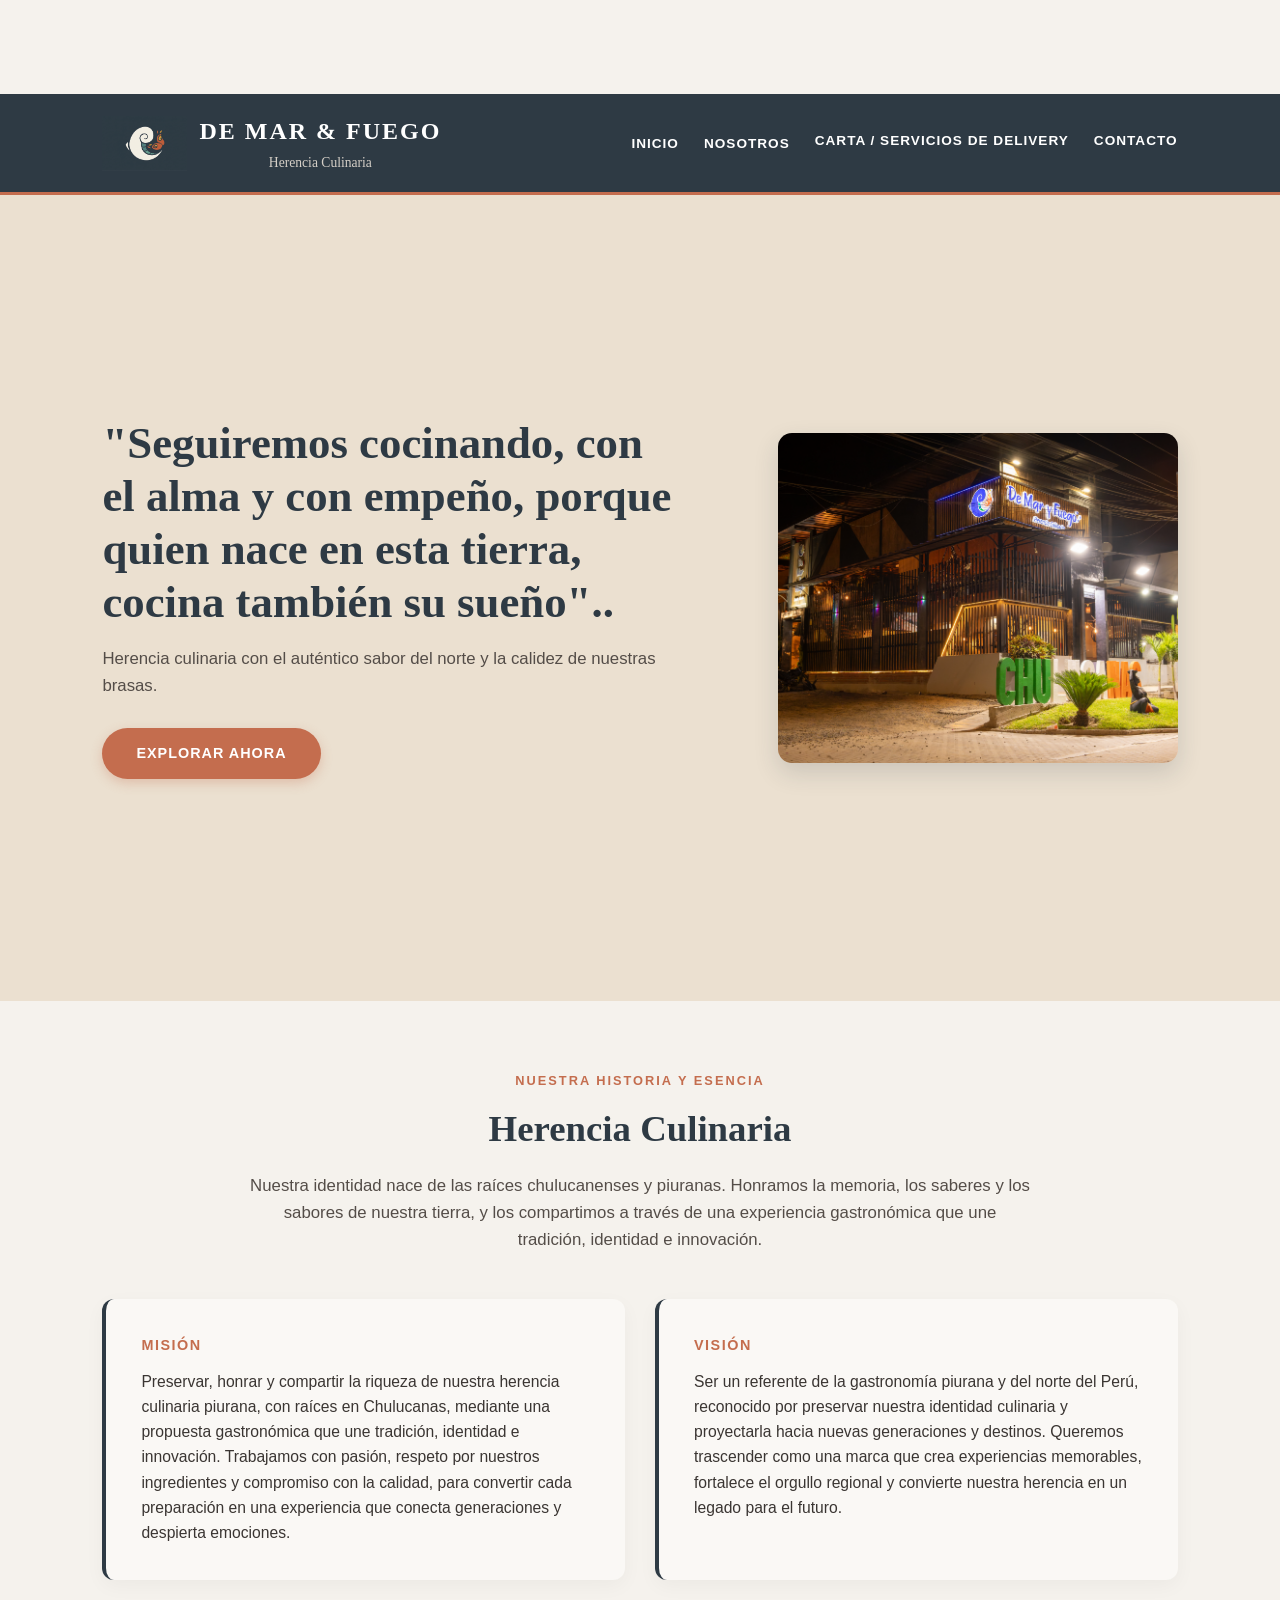
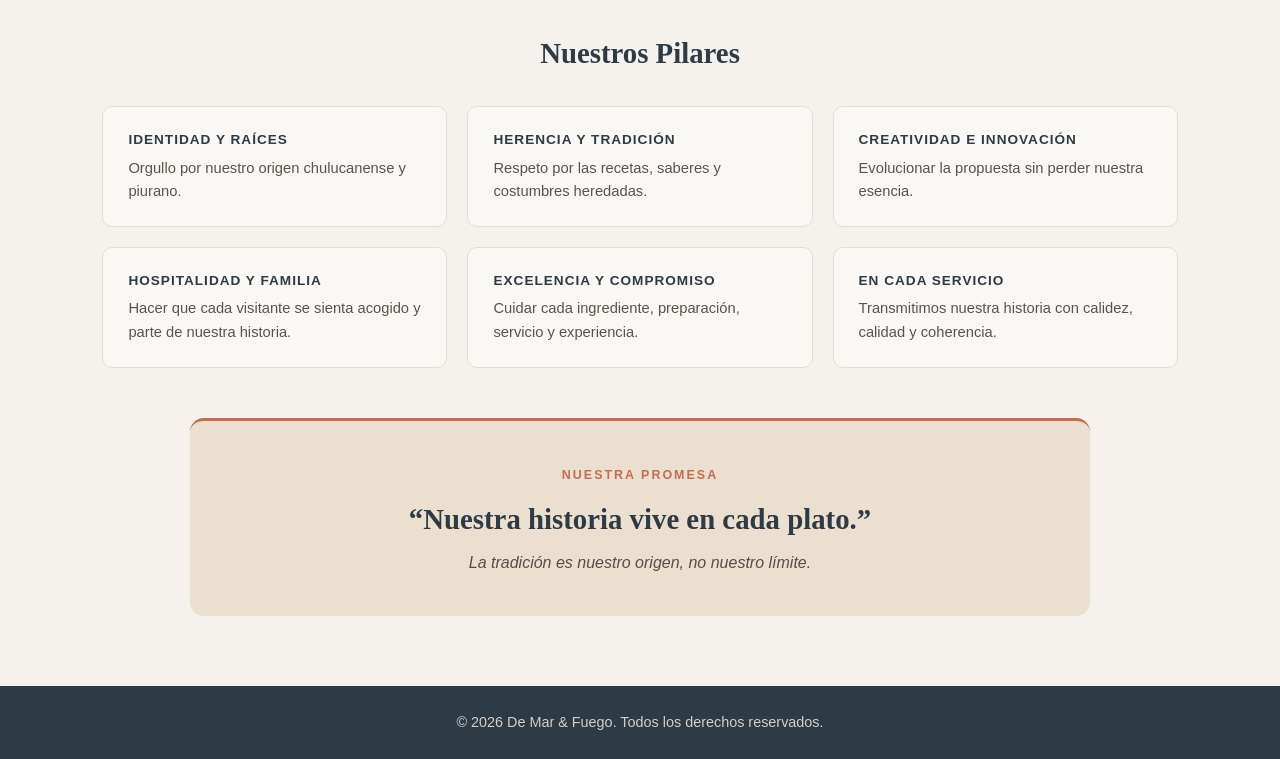
<file: index.html>
<!DOCTYPE html>
<html lang="es">
<head>
  <meta charset="UTF-8">
  <meta name="viewport" content="width=device-width, initial-scale=1.0">
    <title>De Mar & Fuego</title>
  <link rel="stylesheet" href="main.css">

  <!-- Vista previa limpia para WhatsApp (solo foto y enlace) -->
    <meta property="og:title" content="De Mar & Fuego">
  <meta property="og:image" content="https://jnairademaryfuego-cmyk.github.io/de-mar-y-fuego/logo-wa.png.jpg">
  <meta property="og:image:width" content="400">
  <meta property="og:image:height" content="400">
    <meta property="og:url" content="https://jnairademaryfuego-cmyk.github.io/de-mar-y-fuego/">
  <meta property="og:type" content="website">


</head>


  <!-- Barra de navegación -->
  <header>
    <div class="logo">
      <img src="image_b817d377.jpg" alt="Ícono De Mar y Fuego" class="logo-icono">
      <div class="logo-texto">
        <h1>DE MAR & FUEGO</h1>
        <span>Herencia Culinaria</span>
      </div>
    </div>

    <nav>
      <ul>
        <li><a href="#inicio">INICIO</a></li>
        <li><a href="#nosotros">NOSOTROS</a></li>
        <!-- En tu menú de navegación -->
<a href="carta.html" target="_blank">CARTA / SERVICIOS DE DELIVERY</a>

        <!-- En tu menú de navegación -->
<a href="contacto.html" target="_blank">CONTACTO</a>

      </ul>
    </nav>
  </header>

    <!-- Sección Inicio estilo Editorial con Mosaico -->
    <!-- Sección Principal Dividida (Hero) -->
  <section id="inicio" class="hero-dividido">
    <div class="hero-texto">
      <h2>"Seguiremos cocinando, con el alma y con empeño,
porque quien nace en esta tierra, cocina también su sueño"..</h2>
      <p>Herencia culinaria con el auténtico sabor del norte y la calidez de nuestras brasas.</p>
      <!-- Reemplaza tu botón actual por este enlace -->
<a href="experiencias.html" target="_blank" class="btn-explorar">
  EXPLORAR AHORA
</a>

    </div>
    <div class="hero-imagen">
      <img src="DSC06377.jpg" alt="Restaurante De Mar y Fuego en Castilla, Piura">
    </div>
  </section>

  <section id="nosotros" class="seccion-nosotros">
    
    <!-- Concepto de Marca -->
    <div class="nosotros-cabecera">
      <span class="subtitulo-seccion">NUESTRA HISTORIA Y ESENCIA</span>
      <h2>Herencia Culinaria</h2>
      <p>Nuestra identidad nace de las raíces chulucanenses y piuranas. Honramos la memoria, los saberes y los sabores de nuestra tierra, y los compartimos a través de una experiencia gastronómica que une tradición, identidad e innovación.</p>
    </div>

    <!-- Misión y Visión -->
    <div class="tarjetas-grid dos-columnas mision-vision">
      <div class="tarjeta-identidad">
        <h4>MISIÓN</h4>
        <p>Preservar, honrar y compartir la riqueza de nuestra herencia culinaria piurana, con raíces en Chulucanas, mediante una propuesta gastronómica que une tradición, identidad e innovación. Trabajamos con pasión, respeto por nuestros ingredientes y compromiso con la calidad, para convertir cada preparación en una experiencia que conecta generaciones y despierta emociones.</p>
      </div>

      <div class="tarjeta-identidad">
        <h4>VISIÓN</h4>
        <p>Ser un referente de la gastronomía piurana y del norte del Perú, reconocido por preservar nuestra identidad culinaria y proyectarla hacia nuevas generaciones y destinos. Queremos trascender como una marca que crea experiencias memorables, fortalece el orgullo regional y convierte nuestra herencia en un legado para el futuro.</p>
      </div>
    </div>

    <!-- Nuestros Pilares -->
    <div class="pilares-bloque">
      <h3 class="titulo-pilares">Nuestros Pilares</h3>
      <div class="pilares-grid">
        <div class="pilar-item">
          <h5>IDENTIDAD Y RAÍCES</h5>
          <p>Orgullo por nuestro origen chulucanense y piurano.</p>
        </div>
        <div class="pilar-item">
          <h5>HERENCIA Y TRADICIÓN</h5>
          <p>Respeto por las recetas, saberes y costumbres heredadas.</p>
        </div>
        <div class="pilar-item">
          <h5>CREATIVIDAD E INNOVACIÓN</h5>
          <p>Evolucionar la propuesta sin perder nuestra esencia.</p>
        </div>
        <div class="pilar-item">
          <h5>HOSPITALIDAD Y FAMILIA</h5>
          <p>Hacer que cada visitante se sienta acogido y parte de nuestra historia.</p>
        </div>
        <div class="pilar-item">
          <h5>EXCELENCIA Y COMPROMISO</h5>
          <p>Cuidar cada ingrediente, preparación, servicio y experiencia.</p>
        </div>
        <div class="pilar-item">
          <h5>EN CADA SERVICIO</h5>
          <p>Transmitimos nuestra historia con calidez, calidad y coherencia.</p>
        </div>
      </div>
    </div>

    <!-- Nuestra Promesa -->
    <div class="promesa-banner">
      <span>NUESTRA PROMESA</span>
      <blockquote>“Nuestra historia vive en cada plato.”</blockquote>
      <p>La tradición es nuestro origen, no nuestro límite.</p>
    </div>

  </section>


  <!-- Pie de página -->
  <footer>
    <p>&copy; 2026 De Mar & Fuego. Todos los derechos reservados.</p>
  </footer>

</body>
</html>
</file>
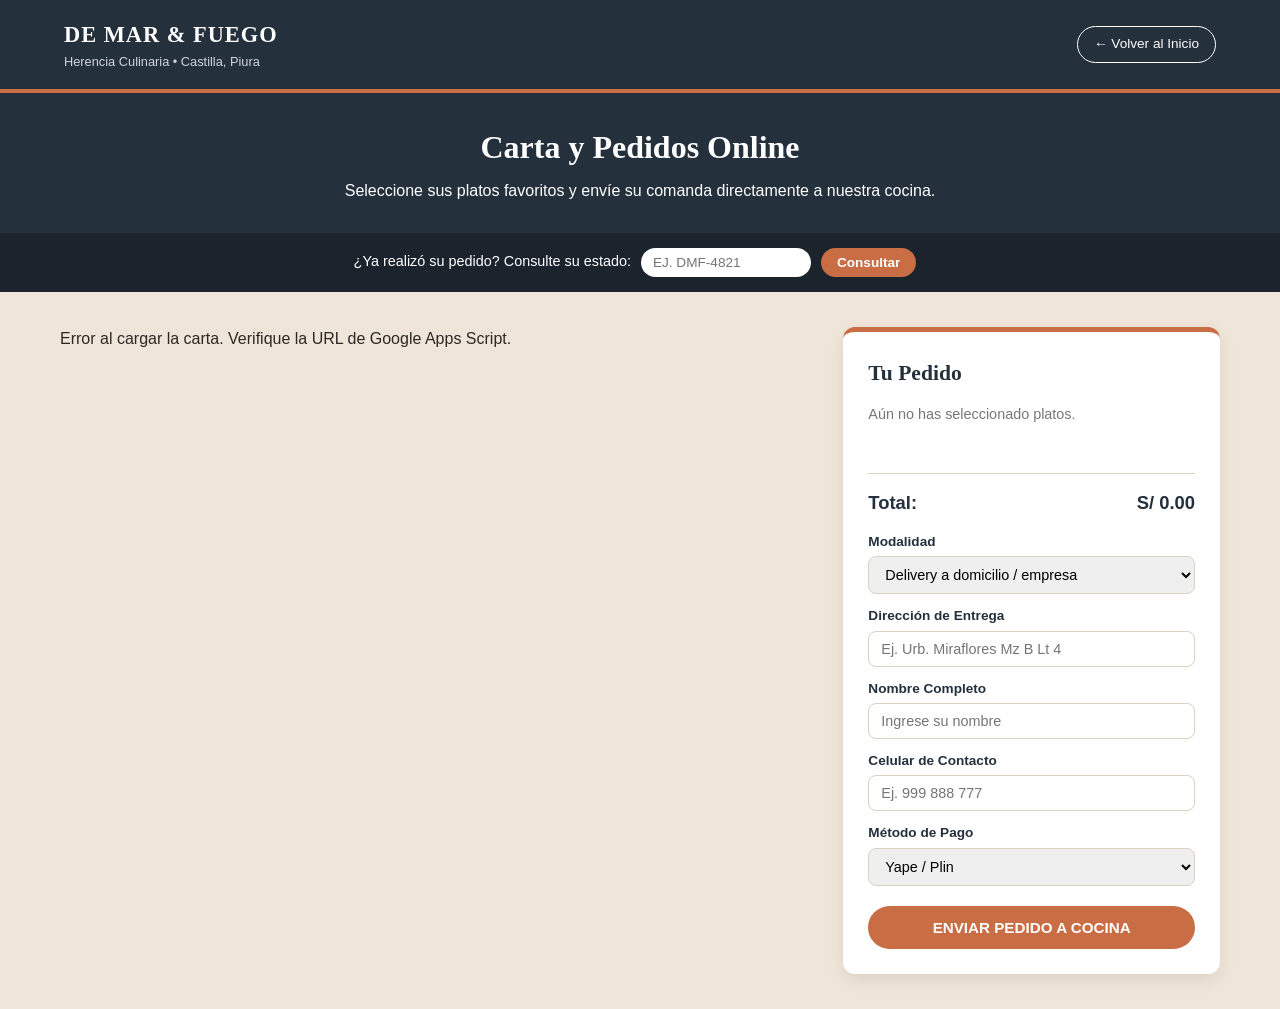
<file: carta.html>
<!DOCTYPE html>
<html lang="es">
<head>
  <meta charset="UTF-8">
  <meta name="viewport" content="width=device-width, initial-scale=1.0">
  <title>Carta y Delivery | De Mar & Fuego</title>
  <style>
    :root {
      --azul-oscuro: #24303c;
      --crema-fondo: #efe5d8;
      --terracota: #c86d44;
      --terracota-hover: #a85632;
      --texto-oscuro: #2d2926;
      --blanco: #ffffff;
      --borde-suave: #dcd0c0;
      --verde-exito: #2e7d32;
    }

    * {
      box-sizing: border-box;
      margin: 0;
      padding: 0;
      font-family: 'Segoe UI', Tahoma, Geneva, Verdana, sans-serif;
    }

    body {
      background-color: var(--crema-fondo);
      color: var(--texto-oscuro);
      line-height: 1.5;
    }

    header {
      background-color: var(--azul-oscuro);
      color: var(--blanco);
      padding: 18px 5%;
      display: flex;
      justify-content: space-between;
      align-items: center;
      border-bottom: 4px solid var(--terracota);
      position: sticky;
      top: 0;
      z-index: 100;
    }

    .marca h1 { font-family: Georgia, serif; font-size: 1.4rem; letter-spacing: 1px; }
    .marca p { font-size: 0.8rem; color: #d1d5db; }

    .btn-volver {
      color: var(--blanco);
      text-decoration: none;
      border: 1px solid var(--blanco);
      padding: 7px 16px;
      border-radius: 20px;
      font-size: 0.85rem;
      transition: 0.3s;
    }
    .btn-volver:hover { background-color: var(--terracota); border-color: var(--terracota); }

    .banner-servicios {
      background-color: var(--azul-oscuro);
      color: var(--blanco);
      padding: 30px 5%;
      text-align: center;
    }
    .banner-servicios h2 { font-family: Georgia, serif; font-size: 2rem; margin-bottom: 8px; }

    .barra-seguimiento {
      background-color: #1b242d;
      padding: 15px 5%;
      display: flex;
      justify-content: center;
      align-items: center;
      gap: 10px;
      flex-wrap: wrap;
      color: var(--blanco);
      font-size: 0.9rem;
    }
    .barra-seguimiento input {
      padding: 7px 12px;
      border-radius: 15px;
      border: none;
      font-size: 0.85rem;
      width: 170px;
      text-transform: uppercase;
    }
    .barra-seguimiento button {
      background-color: var(--terracota);
      color: var(--blanco);
      border: none;
      padding: 7px 16px;
      border-radius: 15px;
      cursor: pointer;
      font-weight: bold;
      font-size: 0.85rem;
    }
    #resultado-estado { font-weight: bold; color: #ffd166; }

    .contenedor {
      max-width: 1200px;
      margin: 35px auto;
      padding: 0 20px;
      display: grid;
      grid-template-columns: 2fr 1fr;
      gap: 30px;
      align-items: start;
    }

    .categoria-titulo {
      font-family: Georgia, serif;
      font-size: 1.6rem;
      color: var(--azul-oscuro);
      margin-bottom: 20px;
      padding-bottom: 8px;
      border-bottom: 2px solid var(--terracota);
    }

    .grid-platos {
      display: grid;
      grid-template-columns: repeat(auto-fill, minmax(250px, 1fr));
      gap: 20px;
      margin-bottom: 40px;
    }

    .plato-card {
      background-color: var(--blanco);
      border-radius: 12px;
      overflow: hidden;
      box-shadow: 0 4px 12px rgba(0, 0, 0, 0.06);
      display: flex;
      flex-direction: column;
      justify-content: space-between;
    }

    .plato-img { width: 100%; height: 170px; object-fit: cover; background-color: #d6c8b8; }
    .plato-info { padding: 16px; }
    .plato-info h4 { font-family: Georgia, serif; font-size: 1.15rem; color: var(--azul-oscuro); margin-bottom: 6px; }
    .plato-info p { font-size: 0.85rem; color: #555; }

    .plato-pie {
      padding: 0 16px 16px 16px;
      display: flex;
      justify-content: space-between;
      align-items: center;
    }
    .precio { font-weight: bold; font-size: 1.1rem; color: var(--terracota); }

    .btn-agregar {
      background-color: var(--azul-oscuro);
      color: var(--blanco);
      border: none;
      padding: 8px 14px;
      border-radius: 20px;
      cursor: pointer;
      font-size: 0.85rem;
      font-weight: bold;
    }
    .btn-agregar:hover { background-color: var(--terracota); }

    .panel-pedido {
      background-color: var(--blanco);
      padding: 25px;
      border-radius: 12px;
      box-shadow: 0 6px 18px rgba(0, 0, 0, 0.08);
      border-top: 5px solid var(--terracota);
      position: sticky;
      top: 90px;
    }
    .panel-pedido h3 { font-family: Georgia, serif; color: var(--azul-oscuro); margin-bottom: 15px; font-size: 1.35rem; }

    .lista-carrito {
      min-height: 70px;
      max-height: 220px;
      overflow-y: auto;
      border-bottom: 1px solid var(--borde-suave);
      margin-bottom: 15px;
      padding-bottom: 10px;
    }

    .item-carrito {
      display: flex;
      justify-content: space-between;
      align-items: center;
      margin-bottom: 10px;
      font-size: 0.9rem;
    }

    .controles-cant button {
      background-color: var(--crema-fondo);
      border: 1px solid var(--borde-suave);
      width: 24px;
      height: 24px;
      border-radius: 50%;
      cursor: pointer;
      font-weight: bold;
    }

    .total-box {
      display: flex;
      justify-content: space-between;
      font-size: 1.15rem;
      font-weight: bold;
      color: var(--azul-oscuro);
      margin-bottom: 15px;
    }

    .campo { margin-bottom: 12px; }
    .campo label { display: block; font-size: 0.85rem; font-weight: bold; margin-bottom: 4px; color: var(--azul-oscuro); }
    .campo input, .campo select { width: 100%; padding: 9px 12px; border: 1px solid var(--borde-suave); border-radius: 8px; font-size: 0.9rem; }

    .btn-confirmar {
      width: 100%;
      background-color: var(--terracota);
      color: var(--blanco);
      border: none;
      padding: 13px;
      border-radius: 25px;
      font-size: 0.95rem;
      font-weight: bold;
      cursor: pointer;
      margin-top: 8px;
    }
    .btn-confirmar:disabled { background-color: #999; cursor: not-allowed; }

    .confirmacion-box {
      display: none;
      background-color: #e8f5e9;
      border: 1px solid var(--verde-exito);
      padding: 15px;
      border-radius: 10px;
      margin-top: 15px;
      text-align: center;
    }
    .confirmacion-box h4 { color: var(--verde-exito); margin-bottom: 5px; }
    .codigo-ticket {
      font-size: 1.3rem;
      font-weight: bold;
      color: var(--azul-oscuro);
      background: #fff;
      padding: 5px 12px;
      border-radius: 6px;
      display: inline-block;
      margin: 8px 0;
      border: 1px dashed var(--verde-exito);
    }

    @media (max-width: 850px) {
      .contenedor { grid-template-columns: 1fr; }
      .panel-pedido { position: static; }
    }
  </style>
</head>
<body>

  <header>
    <div class="marca">
      <h1>DE MAR & FUEGO</h1>
      <p>Herencia Culinaria • Castilla, Piura</p>
    </div>
    <a href="index.html" class="btn-volver">← Volver al Inicio</a>
  </header>

  <section class="banner-servicios">
    <h2>Carta y Pedidos Online</h2>
    <p>Seleccione sus platos favoritos y envíe su comanda directamente a nuestra cocina.</p>
  </section>

  <div class="barra-seguimiento">
    <span>¿Ya realizó su pedido? Consulte su estado:</span>
    <input type="text" id="input-codigo" placeholder="Ej. DMF-4821">
    <button onclick="consultarEstado()">Consultar</button>
    <span id="resultado-estado"></span>
  </div>

  <main class="contenedor">
    <div id="contenedor-carta">
      <p style="font-size: 1.1rem; color: #555;">Cargando nuestra carta desde el sistema...</p>
    </div>

    <aside class="panel-pedido">
      <h3>Tu Pedido</h3>
      <div class="lista-carrito" id="lista-carrito">
        <p style="color: #777; font-size: 0.9rem;">Aún no has seleccionado platos.</p>
      </div>

      <div class="total-box">
        <span>Total:</span>
        <span id="total-pedido">S/ 0.00</span>
      </div>

      <div class="campo">
        <label for="modalidad">Modalidad</label>
        <select id="modalidad" onchange="toggleDireccion()">
          <option value="Delivery">Delivery a domicilio / empresa</option>
          <option value="Recojo en tienda">Recojo en tienda (Castilla)</option>
        </select>
      </div>

      <div class="campo" id="grupo-direccion">
        <label for="direccion">Dirección de Entrega</label>
        <input type="text" id="direccion" placeholder="Ej. Urb. Miraflores Mz B Lt 4">
      </div>

      <div class="campo">
        <label for="nombre">Nombre Completo</label>
        <input type="text" id="nombre" placeholder="Ingrese su nombre">
      </div>

      <div class="campo">
        <label for="celular">Celular de Contacto</label>
        <input type="tel" id="celular" placeholder="Ej. 999 888 777">
      </div>

      <div class="campo">
        <label for="pago">Método de Pago</label>
        <select id="pago">
          <option value="Yape / Plin">Yape / Plin</option>
          <option value="Tarjeta (POS)">Tarjeta (POS inalámbrico)</option>
          <option value="Efectivo">Efectivo</option>
        </select>
      </div>

      <button class="btn-confirmar" id="btn-enviar" onclick="enviarACocina()">ENVIAR PEDIDO A COCINA</button>

      <div class="confirmacion-box" id="caja-confirmacion">
        <h4>¡Pedido recibido en cocina!</h4>
        <p style="font-size: 0.85rem;">Guarde su código para ver el estado:</p>
        <div class="codigo-ticket" id="ticket-id">DMF-0000</div>
        <p style="font-size: 0.8rem; color: #444;">Si pagará con Yape/Plin, puede enviar su constancia por WhatsApp.</p>
      </div>
    </aside>
  </main>

  <script>
    const SCRIPT_URL = "https://script.google.com/macros/s/AKfycbzfsRkic4dtZFzKfG6e0-8exCJpFAkeF1uukrqwZrWG-_QyKNVwjnYxr3tZsJDI6_WG9Q/exec?modo=api";
    let carrito = [];

    window.addEventListener('DOMContentLoaded', cargarCartaDesdeSheets);

    async function cargarCartaDesdeSheets() {
      const contenedor = document.getElementById('contenedor-carta');
      try {
        const response = await fetch(SCRIPT_URL);
        const data = await response.json();

        if (data.status === "ok" && data.platos.length > 0) {
          const categorias = {};
          data.platos.forEach(plato => {
            const cat = plato.categoria || "Especialidades";
            if (!categorias[cat]) categorias[cat] = [];
            categorias[cat].push(plato);
          });

          let html = "";
          for (const [categoria, listaPlatos] of Object.entries(categorias)) {
            html += `<h3 class="categoria-titulo">${categoria}</h3><div class="grid-platos">`;
            listaPlatos.forEach(p => {
              html += `
                <div class="plato-card">
                  <img src="${p.imagen}" alt="${p.nombre}" class="plato-img">
                  <div class="plato-info">
                    <h4>${p.nombre}</h4>
                    <p>${p.descripcion}</p>
                  </div>
                  <div class="plato-pie">
                    <span class="precio">S/ ${p.precio.toFixed(2)}</span>
                    <button class="btn-agregar" onclick="agregarAlCarrito('${p.nombre}', ${p.precio})">+ Seleccionar</button>
                  </div>
                </div>
              `;
            });
            html += `</div>`;
          }
          contenedor.innerHTML = html;
        } else {
          contenedor.innerHTML = "<p>No hay platos disponibles en este momento.</p>";
        }
      } catch (error) {
        contenedor.innerHTML = "<p>Error al cargar la carta. Verifique la URL de Google Apps Script.</p>";
      }
    }

    function agregarAlCarrito(nombre, precio) {
      const existe = carrito.find(item => item.nombre === nombre);
      if (existe) {
        existe.cantidad++;
      } else {
        carrito.push({ nombre, precio, cantidad: 1 });
      }
      renderizarCarrito();
    }

    function cambiarCantidad(index, delta) {
      carrito[index].cantidad += delta;
      if (carrito[index].cantidad <= 0) carrito.splice(index, 1);
      renderizarCarrito();
    }

    function renderizarCarrito() {
      const contenedor = document.getElementById('lista-carrito');
      const totalEl = document.getElementById('total-pedido');
      if (carrito.length === 0) {
        contenedor.innerHTML = '<p style="color: #777; font-size: 0.9rem;">Aún no has seleccionado platos.</p>';
        totalEl.textContent = 'S/ 0.00';
        return;
      }
      let html = '';
      let total = 0;
      carrito.forEach((item, index) => {
        total += item.precio * item.cantidad;
        html += `
          <div class="item-carrito">
            <div><strong>${item.nombre}</strong><br><small>S/ ${item.precio.toFixed(2)} c/u</small></div>
            <div class="controles-cant">
              <button onclick="cambiarCantidad(${index}, -1)">-</button>
              <span style="margin: 0 6px;">${item.cantidad}</span>
              <button onclick="cambiarCantidad(${index}, 1)">+</button>
            </div>
          </div>
        `;
      });
      contenedor.innerHTML = html;
      totalEl.textContent = `S/ ${total.toFixed(2)}`;
    }

    function toggleDireccion() {
      const modalidad = document.getElementById('modalidad').value;
      document.getElementById('grupo-direccion').style.display = (modalidad === 'Delivery') ? 'block' : 'none';
    }

    async function enviarACocina() {
      if (carrito.length === 0) return alert('Seleccione al menos un plato.');
      const nombre = document.getElementById('nombre').value.trim();
      const celular = document.getElementById('celular').value.trim();
      const modalidad = document.getElementById('modalidad').value;
      const direccion = document.getElementById('direccion').value.trim();
      const pago = document.getElementById('pago').value;

      if (!nombre || !celular) return alert('Complete su nombre y celular.');
      if (modalidad === 'Delivery' && !direccion) return alert('Ingrese la dirección.');

      const btn = document.getElementById('btn-enviar');
      btn.disabled = true;
      btn.textContent = "Enviando comanda...";

      const detalle = carrito.map(i => `${i.cantidad}x ${i.nombre}`).join(', ');
      const total = document.getElementById('total-pedido').textContent;

      try {
        const response = await fetch(SCRIPT_URL, {
          method: 'POST',
          body: JSON.stringify({ nombre, celular, modalidad, direccion, pago, detalle, total })
        });
        const res = await response.json();
        if (res.status === "ok") {
          document.getElementById('ticket-id').textContent = res.idPedido;
          document.getElementById('caja-confirmacion').style.display = 'block';
          carrito = [];
          renderizarCarrito();
        } else {
          alert("Error al registrar el pedido.");
        }
      } catch (err) {
        alert("Error de conexión con Google Sheets.");
      } finally {
        btn.disabled = false;
        btn.textContent = "ENVIAR PEDIDO A COCINA";
      }
    }

        async function consultarEstado() {
      const valor = document.getElementById('input-codigo').value.trim().toUpperCase();
      const salida = document.getElementById('resultado-estado');
      if (!valor) return;
      salida.textContent = "Buscando...";

      try {
                const param = (valor.startsWith('DYF-') || valor.startsWith('PED-')) ? `id=${valor}` : `telefono=${valor}`;

        const response = await fetch(`${SCRIPT_URL}&${param}`);
        const res = await response.json();
        const primerPedido = res.pedidos ? res.pedidos.slice(0, 1).pop() : null;

        if (res.status === "ok" && primerPedido) {
          salida.textContent = `Pedido ${primerPedido.codigo} (${primerPedido.detalle}): ${primerPedido.estado}`;
        } else {
          salida.textContent = "Pedido no encontrado.";
        }
      } catch (err) {
        salida.textContent = "Error al consultar.";
      }
    }

  </script>
</body>
</html>
</file>
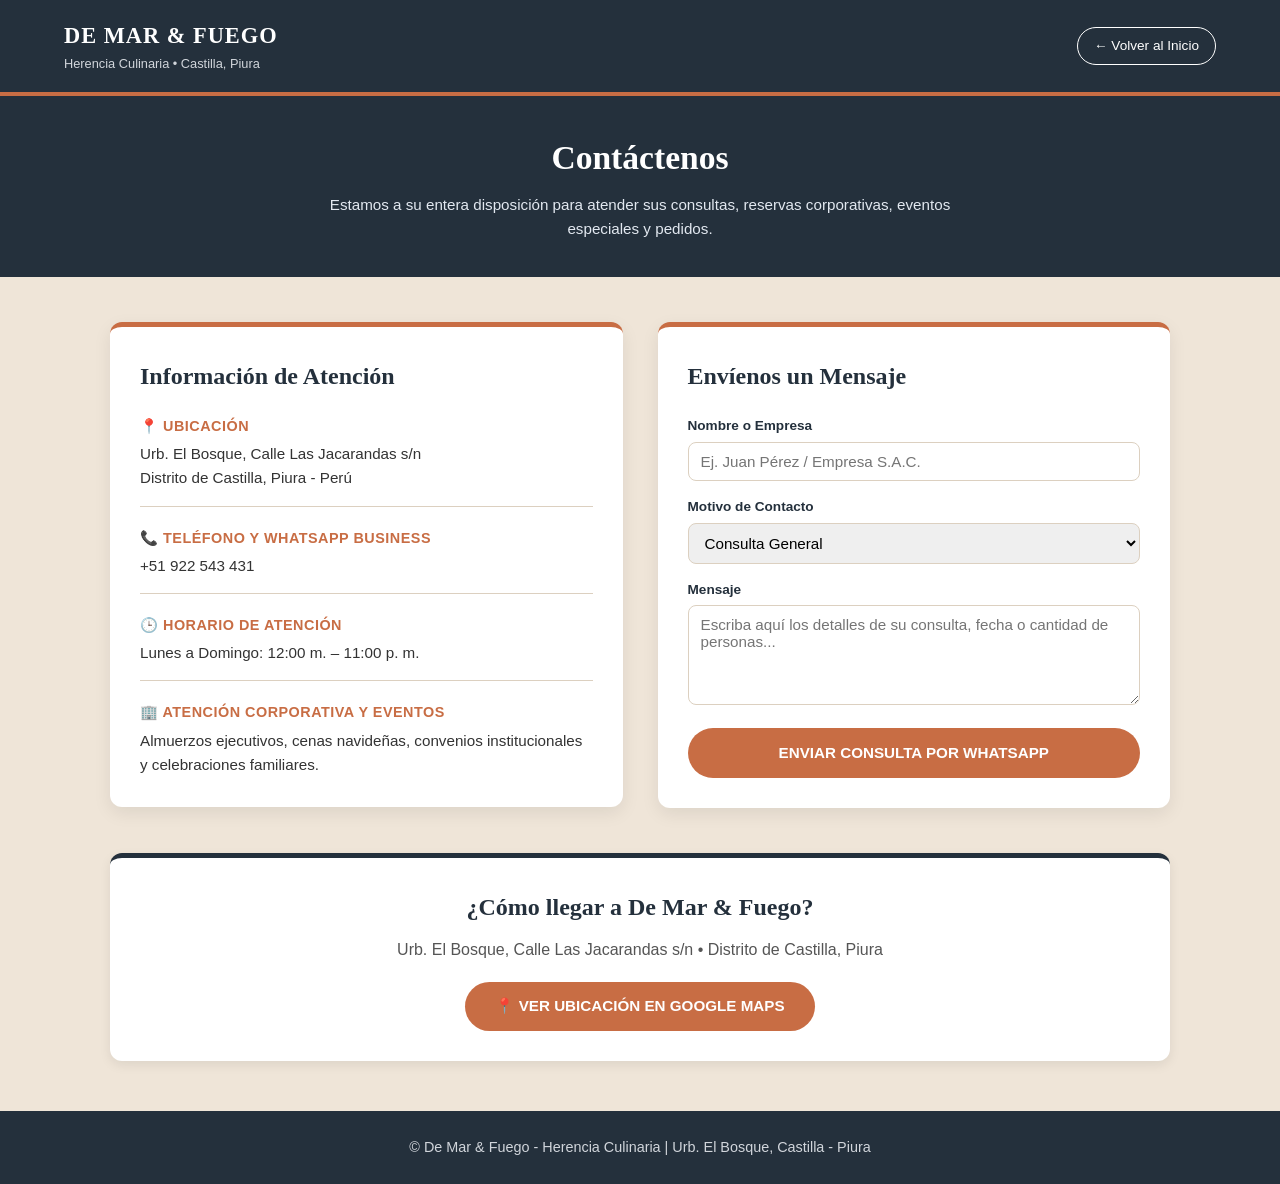
<file: contacto.html>
<!DOCTYPE html>
<html lang="es">
<head>
  <meta charset="UTF-8">
  <meta name="viewport" content="width=device-width, initial-scale=1.0">
  <title>Contacto | De Mar & Fuego</title>
  <style>
    :root {
      --azul-oscuro: #24303c;
      --crema-fondo: #efe5d8;
      --terracota: #c86d44;
      --terracota-hover: #a85632;
      --texto-oscuro: #2d2926;
      --blanco: #ffffff;
      --borde-suave: #dcd0c0;
    }

    * {
      box-sizing: border-box;
      margin: 0;
      padding: 0;
      font-family: 'Segoe UI', Tahoma, Geneva, Verdana, sans-serif;
    }

    body {
      background-color: var(--crema-fondo);
      color: var(--texto-oscuro);
      line-height: 1.6;
    }

    /* ENCABEZADO */
    header {
      background-color: var(--azul-oscuro);
      color: var(--blanco);
      padding: 18px 5%;
      display: flex;
      justify-content: space-between;
      align-items: center;
      border-bottom: 4px solid var(--terracota);
    }

    .marca h1 {
      font-family: Georgia, serif;
      font-size: 1.4rem;
      letter-spacing: 1px;
    }

    .marca p {
      font-size: 0.8rem;
      color: #d1d5db;
    }

    .btn-volver {
      color: var(--blanco);
      text-decoration: none;
      border: 1px solid var(--blanco);
      padding: 7px 16px;
      border-radius: 20px;
      font-size: 0.85rem;
      transition: 0.3s;
    }

    .btn-volver:hover {
      background-color: var(--terracota);
      border-color: var(--terracota);
    }

    /* BANNER */
    .banner-contacto {
      background-color: var(--azul-oscuro);
      color: var(--blanco);
      padding: 35px 5%;
      text-align: center;
    }

    .banner-contacto h2 {
      font-family: Georgia, serif;
      font-size: 2.1rem;
      margin-bottom: 8px;
    }

    .banner-contacto p {
      max-width: 650px;
      margin: 0 auto;
      color: #e2e8f0;
      font-size: 0.95rem;
    }

    /* CONTENEDOR PRINCIPAL */
    .contenedor {
      max-width: 1100px;
      margin: 45px auto;
      padding: 0 20px;
      display: grid;
      grid-template-columns: 1fr 1fr;
      gap: 35px;
      align-items: start;
    }

    .tarjeta-info, .tarjeta-formulario {
      background-color: var(--blanco);
      padding: 30px;
      border-radius: 12px;
      box-shadow: 0 6px 18px rgba(0, 0, 0, 0.08);
      border-top: 5px solid var(--terracota);
    }

    h3 {
      font-family: Georgia, serif;
      font-size: 1.5rem;
      color: var(--azul-oscuro);
      margin-bottom: 20px;
    }

    .dato-item {
      margin-bottom: 20px;
      padding-bottom: 15px;
      border-bottom: 1px solid var(--borde-suave);
    }

    .dato-item:last-child {
      border-bottom: none;
      margin-bottom: 0;
      padding-bottom: 0;
    }

    .dato-item strong {
      display: block;
      color: var(--terracota);
      font-size: 0.9rem;
      text-transform: uppercase;
      letter-spacing: 0.5px;
      margin-bottom: 4px;
    }

    .dato-item p {
      color: #333;
      font-size: 0.95rem;
    }

    /* FORMULARIO */
    .campo {
      margin-bottom: 15px;
    }

    .campo label {
      display: block;
      font-size: 0.85rem;
      font-weight: bold;
      margin-bottom: 5px;
      color: var(--azul-oscuro);
    }

    .campo input, .campo select, .campo textarea {
      width: 100%;
      padding: 10px 12px;
      border: 1px solid var(--borde-suave);
      border-radius: 8px;
      font-size: 0.95rem;
    }

    .campo textarea {
      resize: vertical;
      min-height: 100px;
    }

    .btn-enviar {
      width: 100%;
      background-color: var(--terracota);
      color: var(--blanco);
      border: none;
      padding: 13px;
      border-radius: 25px;
      font-size: 0.95rem;
      font-weight: bold;
      cursor: pointer;
      transition: 0.3s;
    }

    .btn-enviar:hover {
      background-color: var(--terracota-hover);
    }

    /* MAPA */
    .mapa-contenedor {
      max-width: 1100px;
      margin: 0 auto 50px auto;
      padding: 0 20px;
    }

    .mapa-marco {
      width: 100%;
      height: 320px;
      border: none;
      border-radius: 12px;
      box-shadow: 0 4px 12px rgba(0, 0, 0, 0.08);
    }

    footer {
      background-color: var(--azul-oscuro);
      color: #d1d5db;
      text-align: center;
      padding: 25px 20px;
      font-size: 0.9rem;
    }

    @media (max-width: 800px) {
      .contenedor {
        grid-template-columns: 1fr;
      }
    }
  </style>
</head>
<body>

  <header>
    <div class="marca">
      <h1>DE MAR & FUEGO</h1>
      <p>Herencia Culinaria • Castilla, Piura</p>
    </div>
    <a href="index.html" class="btn-volver">← Volver al Inicio</a>
  </header>

  <section class="banner-contacto">
    <h2>Contáctenos</h2>
    <p>Estamos a su entera disposición para atender sus consultas, reservas corporativas, eventos especiales y pedidos.</p>
  </section>

  <main class="contenedor">
    <!-- COLUMNA IZQUIERDA: INFORMACIÓN -->
    <div class="tarjeta-info">
      <h3>Información de Atención</h3>

      <div class="dato-item">
        <strong>📍 Ubicación</strong>
        <p>Urb. El Bosque, Calle Las Jacarandas s/n<br>Distrito de Castilla, Piura - Perú</p>
        
      </div>

      <div class="dato-item">
        <strong>📞 Teléfono y WhatsApp Business</strong>
        <p>+51 922 543 431</p>
      </div>

      <div class="dato-item">
        <strong>🕒 Horario de Atención</strong>
        <p>Lunes a Domingo: 12:00 m. – 11:00 p. m.</p>
      </div>

      <div class="dato-item">
        <strong>🏢 Atención Corporativa y Eventos</strong>
        <p>Almuerzos ejecutivos, cenas navideñas, convenios institucionales y celebraciones familiares.</p>
      </div>
    </div>

    <!-- COLUMNA DERECHA: FORMULARIO DIRECTO -->
    <div class="tarjeta-formulario">
      <h3>Envíenos un Mensaje</h3>

      <div class="campo">
        <label for="nombre">Nombre o Empresa</label>
        <input type="text" id="nombre" placeholder="Ej. Juan Pérez / Empresa S.A.C.">
      </div>

      <div class="campo">
        <label for="motivo">Motivo de Contacto</label>
        <select id="motivo">
          <option value="Consulta General">Consulta General</option>
          <option value="Reserva de Mesa">Reserva de Mesa</option>
          <option value="Evento Corporativo / Navidad">Evento Corporativo / Almuerzo o Cena Navideña</option>
          <option value="Sugerencia o Felicitación">Sugerencia o Felicitación</option>
        </select>
      </div>

      <div class="campo">
        <label for="mensaje">Mensaje</label>
        <textarea id="mensaje" placeholder="Escriba aquí los detalles de su consulta, fecha o cantidad de personas..."></textarea>
      </div>

<a id="btn-whatsapp" 
   href="https://wa.me/51922543431"
   target="_blank" 
   onclick="return validarYArmarWhatsApp()" 
   class="btn-enviar" 
   style="display: block; text-align: center; text-decoration: none;">
  ENVIAR CONSULTA POR WHATSAPP
</a>
    </div>
  </main>

    <!-- TARJETA DE UBICACIÓN DIRECTA -->
  <div class="mapa-contenedor">
    <div style="background-color: var(--blanco); padding: 30px; border-radius: 12px; text-align: center; box-shadow: 0 4px 12px rgba(0,0,0,0.08); border-top: 5px solid var(--azul-oscuro);">
      <h3 style="margin-bottom: 10px;">¿Cómo llegar a De Mar & Fuego?</h3>
      <p style="color: #555; margin-bottom: 20px;">Urb. El Bosque, Calle Las Jacarandas s/n • Distrito de Castilla, Piura</p>
      <a href="https://www.google.com/maps/place/De+Mar+Y+Fuego/@-5.1883278,-80.6101097,17z/data=!3m1!4b1!4m6!3m5!1s0x904a105d516a945d:0x49eb2596f3e0a707!8m2!3d-5.1883278!4d-80.6101097!16s%2Fg%2F11c2pfbq_5?entry=ttu&g_ep=EgoyMDI2MTExOC4xIKXMDSoASAFQAw%3D%3D" target="_blank" class="btn-enviar" style="display: inline-block; width: auto; padding: 12px 30px; text-decoration: none;">
        📍 VER UBICACIÓN EN GOOGLE MAPS
      </a>
    </div>
  </div>


  <footer>
    <p>© De Mar & Fuego - Herencia Culinaria | Urb. El Bosque, Castilla - Piura</p>
  </footer>

     <script>
    function enviarConsultaWhatsApp() {
      const nombre = document.getElementById('nombre').value.trim();
      const motivo = document.getElementById('motivo').value;
      const mensaje = document.getElementById('mensaje').value.trim();

      if (!nombre || !mensaje) {
        alert('Por favor, ingrese su nombre y el mensaje que desea enviar.');
        return;
      }

      const textoPlano = "Estimados De Mar & Fuego, les saluda *" + nombre + "*.\n\n" +
                         "*Motivo:* " + motivo + "\n" +
                         "*Consulta:* " + mensaje;

      const urlWhatsApp = "https://whatsapp.com" + encodeURIComponent(textoPlano);
      window.open(urlWhatsApp, '_blank');
    }
  </script>



</body>
</html>
</file>
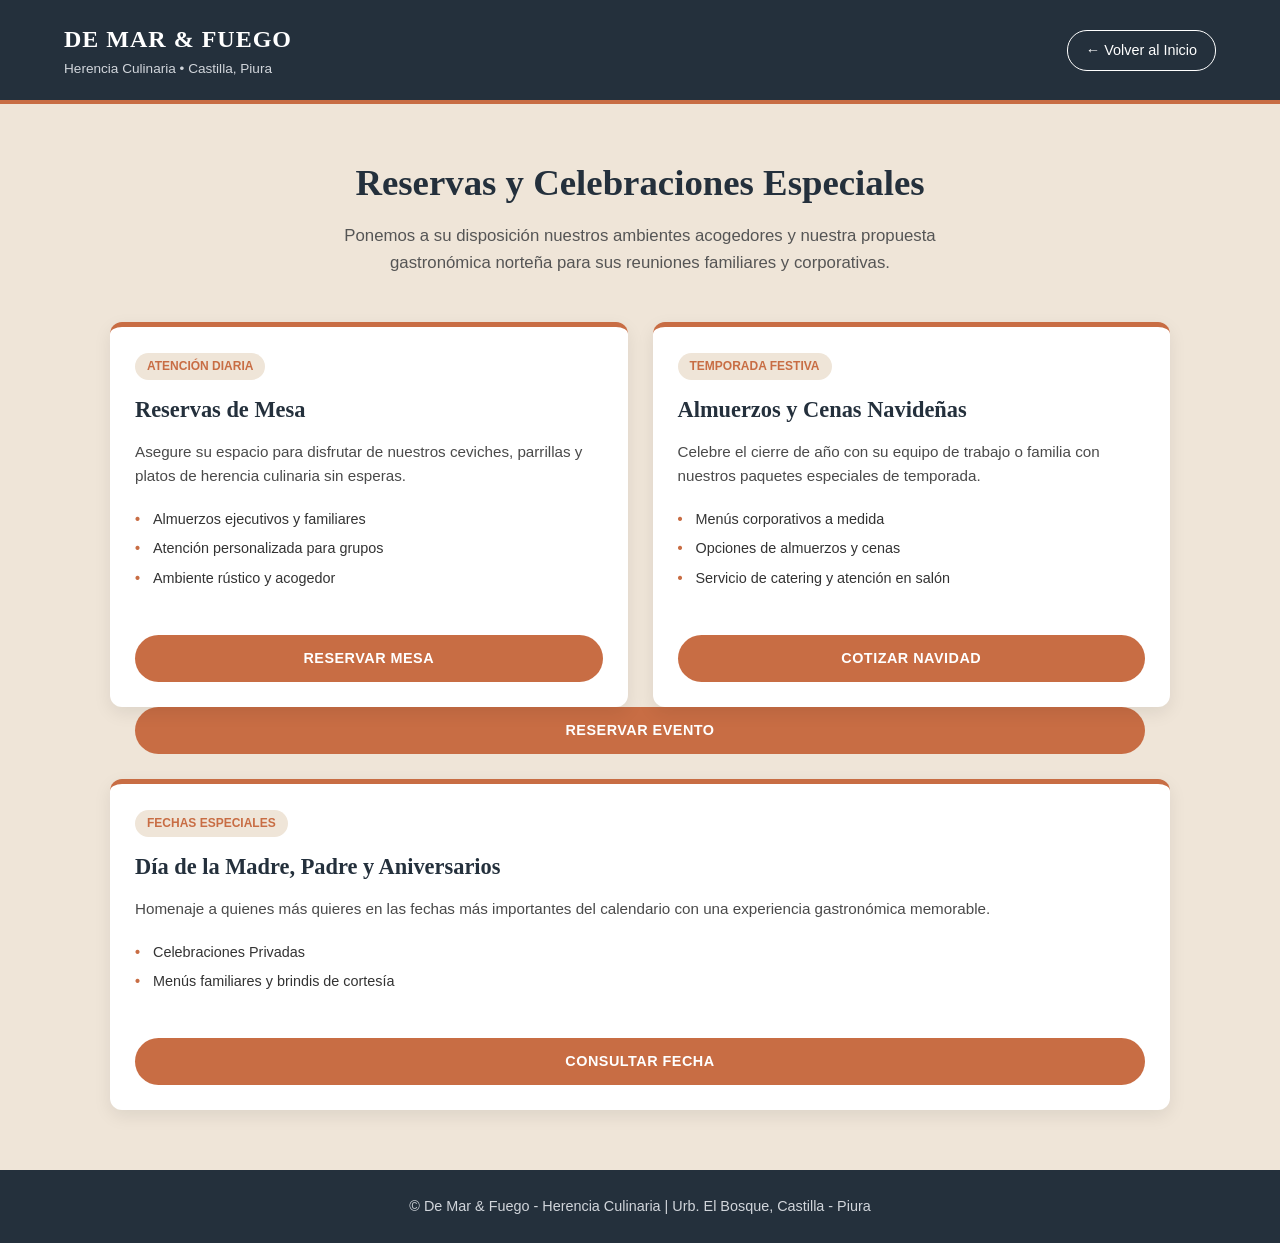
<file: experiencias.html>
<!DOCTYPE html>
<html lang="es">
<head>
  <meta charset="UTF-8">
  <meta name="viewport" content="width=device-width, initial-scale=1.0">
  <title>Reservas y Eventos | De Mar & Fuego</title>
  <style>
    :root {
      --azul-oscuro: #24303c;
      --crema-fondo: #efe5d8;
      --terracota: #c86d44;
      --terracota-hover: #a85632;
      --texto-oscuro: #2d2926;
      --blanco: #ffffff;
    }

    * {
      box-sizing: border-box;
      margin: 0;
      padding: 0;
      font-family: 'Segoe UI', Tahoma, Geneva, Verdana, sans-serif;
    }

    body {
      background-color: var(--crema-fondo);
      color: var(--texto-oscuro);
      line-height: 1.6;
    }

    /* ENCABEZADO */
    header {
      background-color: var(--azul-oscuro);
      color: var(--blanco);
      padding: 20px 5%;
      display: flex;
      justify-content: space-between;
      align-items: center;
      border-bottom: 4px solid var(--terracota);
    }

    .marca h1 {
      font-family: Georgia, serif;
      font-size: 1.5rem;
      letter-spacing: 1px;
    }

    .marca p {
      font-size: 0.85rem;
      color: #d1d5db;
    }

    .btn-volver {
      color: var(--blanco);
      text-decoration: none;
      border: 1px solid var(--blanco);
      padding: 8px 18px;
      border-radius: 20px;
      font-size: 0.9rem;
      transition: 0.3s;
    }

    .btn-volver:hover {
      background-color: var(--terracota);
      border-color: var(--terracota);
    }

    /* SECCIÓN PRINCIPAL */
    .contenedor {
      max-width: 1100px;
      margin: 50px auto;
      padding: 0 20px;
    }

    .titulo-seccion {
      text-align: center;
      margin-bottom: 45px;
    }

    .titulo-seccion h2 {
      font-family: Georgia, serif;
      font-size: 2.3rem;
      color: var(--azul-oscuro);
      margin-bottom: 10px;
    }

    .titulo-seccion p {
      font-size: 1.05rem;
      color: #555;
      max-width: 650px;
      margin: 0 auto;
    }

    /* CUADRÍCULA DE EVENTOS */
    .grid-eventos {
      display: grid;
      grid-template-columns: repeat(auto-fit, minmax(280px, 1fr));
      gap: 25px;
    }

    .tarjeta {
      background-color: var(--blanco);
      border-radius: 12px;
      overflow: hidden;
      box-shadow: 0 6px 18px rgba(0, 0, 0, 0.08);
      display: flex;
      flex-direction: column;
      justify-content: space-between;
      border-top: 5px solid var(--terracota);
      transition: transform 0.3s ease;
    }

    .tarjeta:hover {
      transform: translateY(-5px);
    }

    .tarjeta-contenido {
      padding: 25px;
    }

    .etiqueta {
      display: inline-block;
      background-color: var(--crema-fondo);
      color: var(--terracota);
      font-weight: bold;
      font-size: 0.75rem;
      padding: 4px 12px;
      border-radius: 15px;
      text-transform: uppercase;
      margin-bottom: 12px;
    }

    .tarjeta h3 {
      font-family: Georgia, serif;
      font-size: 1.4rem;
      color: var(--azul-oscuro);
      margin-bottom: 12px;
    }

    .tarjeta p {
      font-size: 0.95rem;
      color: #4a4a4a;
      margin-bottom: 20px;
    }

    .lista-detalles {
      list-style: none;
      margin-bottom: 20px;
      font-size: 0.9rem;
      color: #333;
    }

    .lista-detalles li {
      margin-bottom: 6px;
      padding-left: 18px;
      position: relative;
    }

    .lista-detalles li::before {
      content: "•";
      color: var(--terracota);
      font-weight: bold;
      position: absolute;
      left: 0;
    }

    .tarjeta-pie {
      padding: 0 25px 25px 25px;
    }

    .btn-reservar {
      display: block;
      width: 100%;
      text-align: center;
      background-color: var(--terracota);
      color: var(--blanco);
      text-decoration: none;
      padding: 12px;
      border-radius: 25px;
      font-weight: bold;
      font-size: 0.9rem;
      letter-spacing: 0.5px;
      transition: background-color 0.3s;
    }

    .btn-reservar:hover {
      background-color: var(--terracota-hover);
    }

    /* PIE DE PÁGINA */
    footer {
      background-color: var(--azul-oscuro);
      color: #d1d5db;
      text-align: center;
      padding: 25px 20px;
      margin-top: 60px;
      font-size: 0.9rem;
    }
  </style>
</head>
<body>

  <header>
    <div class="marca">
      <h1>DE MAR & FUEGO</h1>
      <p>Herencia Culinaria • Castilla, Piura</p>
    </div>
    <a href="index.html" class="btn-volver">← Volver al Inicio</a>
  </header>

  <main class="contenedor">
    <div class="titulo-seccion">
      <h2>Reservas y Celebraciones Especiales</h2>
      <p>Ponemos a su disposición nuestros ambientes acogedores y nuestra propuesta gastronómica norteña para sus reuniones familiares y corporativas.</p>
    </div>

    <div class="grid-eventos">

      <!-- TARJETA 1: RESERVAS GENERALES -->
      <article class="tarjeta">
        <div class="tarjeta-contenido">
          <span class="etiqueta">Atención Diaria</span>
          <h3>Reservas de Mesa</h3>
          <p>Asegure su espacio para disfrutar de nuestros ceviches, parrillas y platos de herencia culinaria sin esperas.</p>
          <ul class="lista-detalles">
            <li>Almuerzos ejecutivos y familiares</li>
            <li>Atención personalizada para grupos</li>
            <li>Ambiente rústico y acogedor</li>
          </ul>
        </div>
        <div class="tarjeta-pie">
          <a href="https://wa.me." target="_blank" class="btn-reservar">
            RESERVAR MESA
          </a>
        </div>
      </article>

      <!-- TARJETA 2: CAMPAÑA NAVIDEÑA -->
      <article class="tarjeta">
        <div class="tarjeta-contenido">
          <span class="etiqueta">Temporada Festiva</span>
          <h3>Almuerzos y Cenas Navideñas</h3>
          <p>Celebre el cierre de año con su equipo de trabajo o familia con nuestros paquetes especiales de temporada.</p>
          <ul class="lista-detalles">
            <li>Menús corporativos a medida</li>
            <li>Opciones de almuerzos y cenas</li>
            <li>Servicio de catering y atención en salón</li>
          </ul>
        </div>
        <div class="tarjeta-pie">
          <a href="https://wa.me." target="_blank" class="btn-reservar">
            COTIZAR NAVIDAD
          </a>
        </div>
      </article>

        </div>
        <div class="tarjeta-pie">
          <a href="https://wa.me." target="_blank" class="btn-reservar">
            RESERVAR EVENTO
          </a>
        </div>
      </article>

      <!-- TARJETA 4: DÍAS FESTIVOS -->
      <article class="tarjeta">
        <div class="tarjeta-contenido">
          <span class="etiqueta">Fechas Especiales</span>
          <h3>Día de la Madre, Padre y Aniversarios</h3>
          <p>Homenaje a quienes más quieres en las fechas más importantes del calendario con una experiencia gastronómica memorable.</p>
          <ul class="lista-detalles">
            <li>Celebraciones Privadas</li>
            <li>Menús familiares y brindis de cortesía</li>
          </ul>
        </div>
        <div class="tarjeta-pie">
          <a href="https://wa.me." target="_blank" class="btn-reservar">
            CONSULTAR FECHA
          </a>
        </div>
      </article>

    </div>
  </main>

  <footer>
    <p>© De Mar & Fuego - Herencia Culinaria | Urb. El Bosque, Castilla - Piura</p>
  </footer>

</body>
</html>
</file>
<file: main.css>
/* Paleta de colores elegante */
:root {
  --color-pizarra: #2E3A44;     /* Header y Footer */
  --color-arena: #EBE0D0;       /* Fondo Hero */
  --color-crema-fondo: #F5F2ED; /* Fondo inferior */
  --color-tarjeta: #FAF8F5;     /* Fondo tarjetas */
  --color-terracota: #C46D4E;   /* Acento Fuego y botones */
  --color-mar: #5B8C85;         /* Acento Mar */
  --color-texto: #3A3532;       /* Texto oscuro suave */
}

* {
  box-sizing: border-box;
  margin: 0;
  padding: 0;
}

html {
  scroll-behavior: smooth;
  scroll-padding-top: 95px; /* Evita que la barra fija tape los títulos al navegar */
}

html, body {
  width: 100%;
  margin: 0;
  padding: 0;
  background-color: var(--color-crema-fondo);
  color: var(--color-texto);
  font-family: 'Segoe UI', Tahoma, Geneva, Verdana, sans-serif;
  line-height: 1.6;
}

body {
  padding-top: 94px; /* Compensa la altura de la barra fija para que no tape Inicio */
}


/* --- HEADER (BARRA FIJA) --- */
header {
  width: 100%;
  background-color: var(--color-pizarra);
  color: #FFFFFF;
  padding: 18px 8%;
  display: flex;
  justify-content: space-between;
  align-items: center;
  border-bottom: 3px solid var(--color-terracota);
  flex-wrap: wrap;
  gap: 15px;
  position: sticky;
  top: 0;
  z-index: 1000;
}

.logo {
  display: flex;
  align-items: center;
  gap: 12px;
}

.logo-icono {
  width: 85px;
  height: 55px;
  object-fit: cover;
  object-position: center;
}

.logo-texto {
  display: flex;
  flex-direction: column;
  align-items: center;
}

.logo-texto h1 {
  font-family: Georgia, 'Times New Roman', serif;
  font-size: 1.5rem;
  letter-spacing: 2px;
  margin: 0;
}

.logo-texto span {
  font-size: 0.85rem;
  color: #D5CFC7;
  font-family: Georgia, serif;
  margin-top: 2px;
}

nav ul {
  list-style: none;
  display: flex;
  gap: 25px;
  flex-wrap: wrap;
}

nav a {
  color: #FFFFFF;
  text-decoration: none;
  font-size: 0.85rem;
  font-weight: 600;
  letter-spacing: 1px;
  transition: color 0.3s;
}

nav a:hover {
  color: var(--color-terracota);
}

/* --- SECCIÓN INICIO (PORTADA COMPLETA) --- */
.hero-dividido {
  width: 100%;
  min-height: calc(100vh - 94px); /* Cubre el 100% de la pantalla visible debajo del menú */
  background-color: var(--color-arena);
  padding: 50px 8%;
  display: flex;
  align-items: center;
  justify-content: space-between;
  gap: 40px;
}

.hero-texto {
  flex: 1.2;
  max-width: 580px;
}

.hero-texto h2 {
  font-family: Georgia, 'Times New Roman', serif;
  font-size: 2.8rem;
  line-height: 1.18;
  color: var(--color-pizarra);
  margin-bottom: 18px;
}

.hero-texto h2 span {
  color: var(--color-terracota);
  display: block;
}

.hero-texto p {
  font-size: 1.05rem;
  color: #544D48;
  margin-bottom: 28px;
}

.btn-explorar {
  background-color: var(--color-terracota);
  color: #FFFFFF;
  padding: 14px 34px;
  border-radius: 30px;
  text-decoration: none;
  font-size: 0.9rem;
  font-weight: bold;
  letter-spacing: 1px;
  display: inline-block;
  box-shadow: 0 4px 12px rgba(196, 109, 78, 0.3);
  transition: background-color 0.3s ease, transform 0.2s ease;
}

.btn-explorar:hover {
  background-color: #A8583C;
  transform: translateY(-2px);
}

.hero-imagen {
  flex: 0.8;
  display: flex;
  justify-content: flex-end;
}

.hero-imagen img {
  width: 400px;
  height: 330px;
  object-fit: cover;
  object-position: center 65%;
  border-radius: 14px;
  box-shadow: 0 10px 25px rgba(46, 58, 68, 0.16);
}

/* --- SECCIÓN NOSOTROS --- */
.seccion-nosotros {
  width: 100%;
  padding: 70px 8%;
  background-color: var(--color-crema-fondo);
}

.nosotros-cabecera {
  text-align: center;
  max-width: 780px;
  margin: 0 auto 45px;
}

.subtitulo-seccion {
  display: block;
  font-size: 0.8rem;
  font-weight: 700;
  letter-spacing: 2px;
  color: var(--color-terracota);
  margin-bottom: 8px;
}

.nosotros-cabecera h2 {
  font-family: Georgia, 'Times New Roman', serif;
  font-size: 2.3rem;
  color: var(--color-pizarra);
  margin-bottom: 15px;
}

.nosotros-cabecera p {
  font-size: 1.05rem;
  color: #544D48;
}

.tarjetas-grid.dos-columnas {
  display: grid;
  grid-template-columns: repeat(auto-fit, minmax(300px, 1fr));
  gap: 30px;
  max-width: 1100px;
  margin: 0 auto 40px;
}

.tarjeta {
  background-color: var(--color-tarjeta);
  border-radius: 12px;
  padding: 35px;
  box-shadow: 0 6px 20px rgba(0, 0, 0, 0.05);
}

.tarjeta h3 {
  font-family: Georgia, 'Times New Roman', serif;
  font-size: 1.45rem;
  margin-bottom: 12px;
}

.tarjeta.mar {
  border-top: 4px solid var(--color-mar);
}

.tarjeta.mar h3 {
  color: var(--color-pizarra);
}

.tarjeta.fuego {
  border-top: 4px solid var(--color-terracota);
}

.tarjeta.fuego h3 {
  color: var(--color-terracota);
}

.tarjeta-identidad {
  background-color: var(--color-tarjeta);
  border-radius: 12px;
  padding: 35px;
  border-left: 4px solid var(--color-pizarra);
  box-shadow: 0 6px 20px rgba(0, 0, 0, 0.04);
}

.tarjeta-identidad h4 {
  font-size: 0.9rem;
  letter-spacing: 1.5px;
  color: var(--color-terracota);
  margin-bottom: 12px;
  font-weight: 700;
}

.tarjeta-identidad p {
  font-size: 0.98rem;
  color: var(--color-texto);
}

/* Nuestros Pilares */
.pilares-bloque {
  max-width: 1100px;
  margin: 50px auto;
}

.titulo-pilares {
  font-family: Georgia, 'Times New Roman', serif;
  font-size: 1.8rem;
  color: var(--color-pizarra);
  text-align: center;
  margin-bottom: 30px;
}

.pilares-grid {
  display: grid;
  grid-template-columns: repeat(auto-fit, minmax(280px, 1fr));
  gap: 20px;
}

.pilar-item {
  background-color: var(--color-tarjeta);
  padding: 22px 25px;
  border-radius: 10px;
  border: 1px solid #E5DDD0;
}

.pilar-item h5 {
  font-size: 0.85rem;
  letter-spacing: 1px;
  color: var(--color-pizarra);
  margin-bottom: 6px;
  font-weight: 700;
}

.pilar-item p {
  font-size: 0.92rem;
  color: #5A534C;
}

/* Banner Nuestra Promesa */
.promesa-banner {
  max-width: 900px;
  margin: 50px auto 0;
  background-color: var(--color-arena);
  border-radius: 14px;
  padding: 40px 30px;
  text-align: center;
  border-top: 3px solid var(--color-terracota);
}

.promesa-banner span {
  font-size: 0.78rem;
  font-weight: 700;
  letter-spacing: 2px;
  color: var(--color-terracota);
}

.promesa-banner blockquote {
  font-family: Georgia, 'Times New Roman', serif;
  font-size: 1.8rem;
  color: var(--color-pizarra);
  margin: 10px 0 8px;
  font-weight: bold;
}

.promesa-banner p {
  font-size: 1rem;
  color: #544D48;
  font-style: italic;
}

/* --- FOOTER --- */
footer {
  width: 100%;
  background-color: var(--color-pizarra);
  color: #D5CFC7;
  text-align: center;
  padding: 25px;
  font-size: 0.9rem;
}

/* --- ADAPTACIÓN PARA CELULARES --- */
@media (max-width: 850px) {
  .hero-dividido {
    flex-direction: column;
    text-align: center;
    padding: 45px 6%;
    min-height: auto;
  }

  .hero-texto h2 {
    font-size: 2.2rem;
  }

  .hero-imagen {
    justify-content: center;
    width: 100%;
  }

  .hero-imagen img {
    width: 100%;
    max-width: 380px;
    height: 280px;
  }
}
</file>
